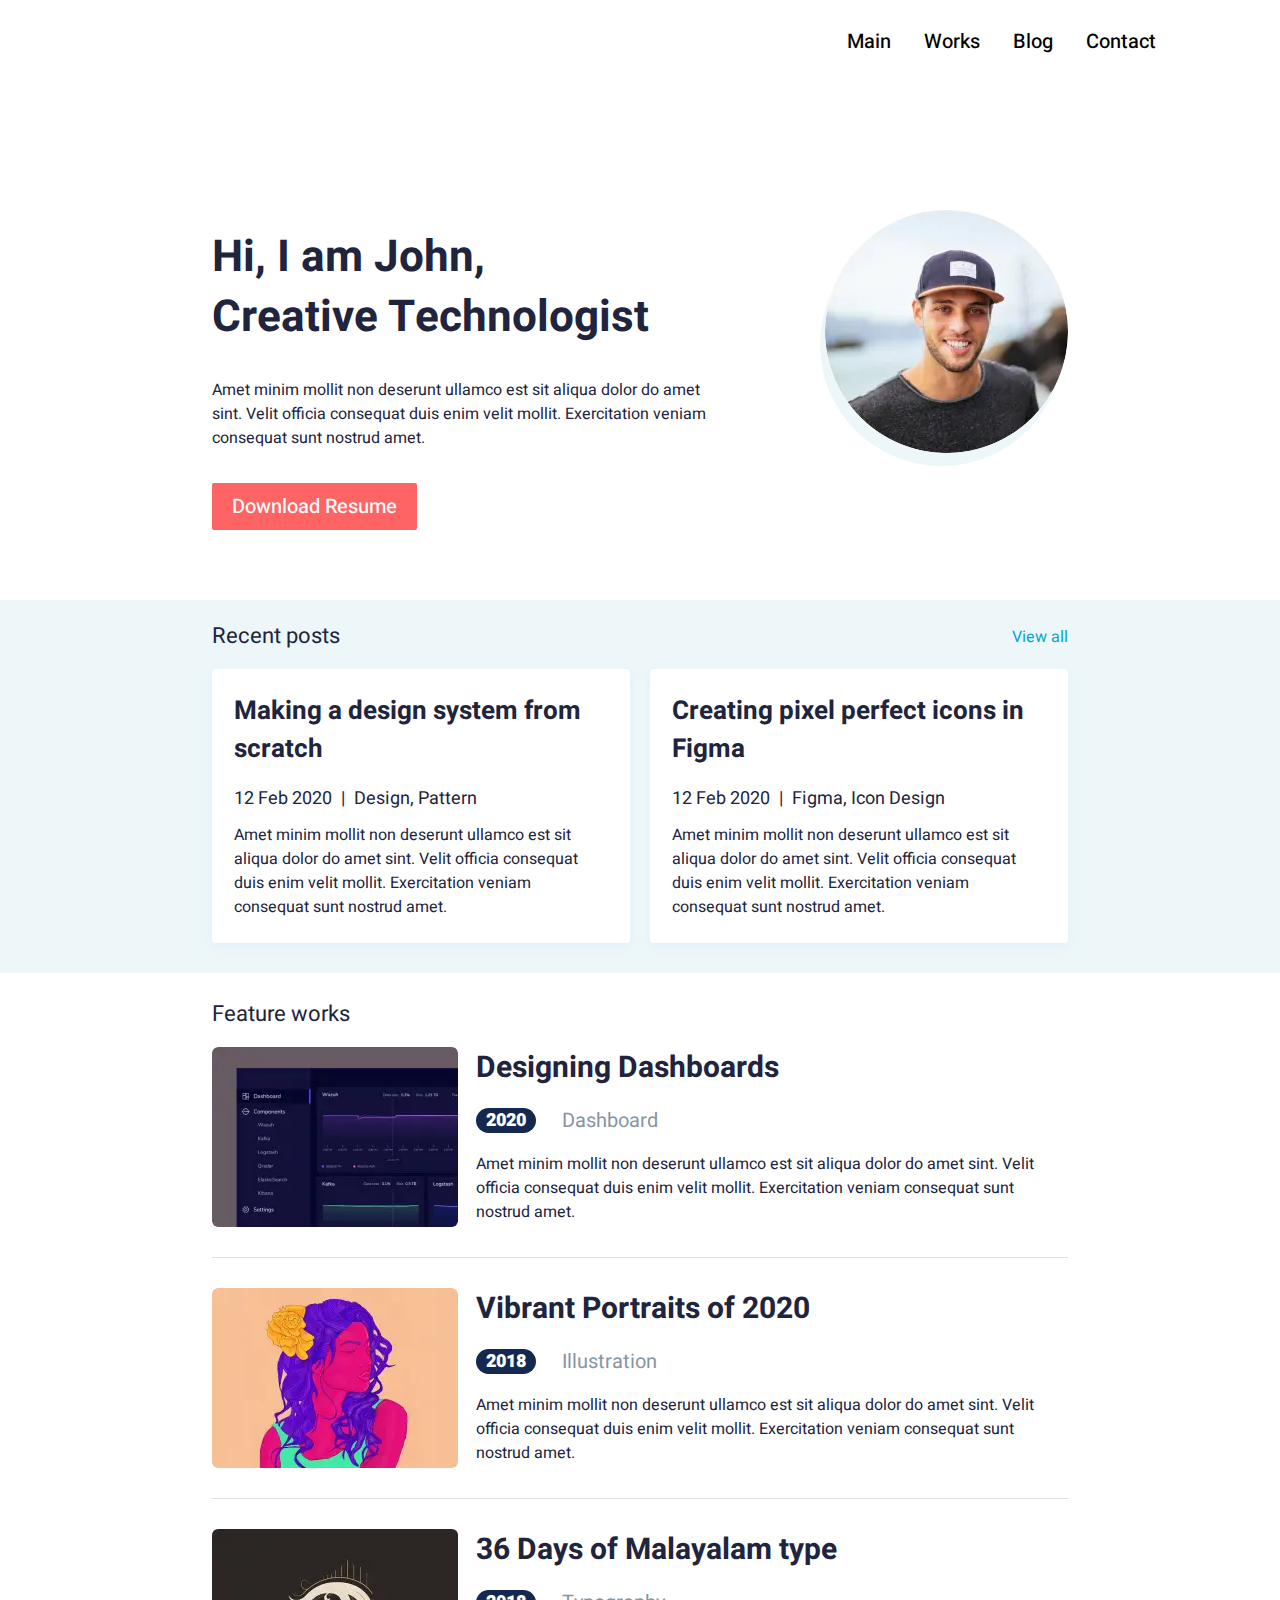
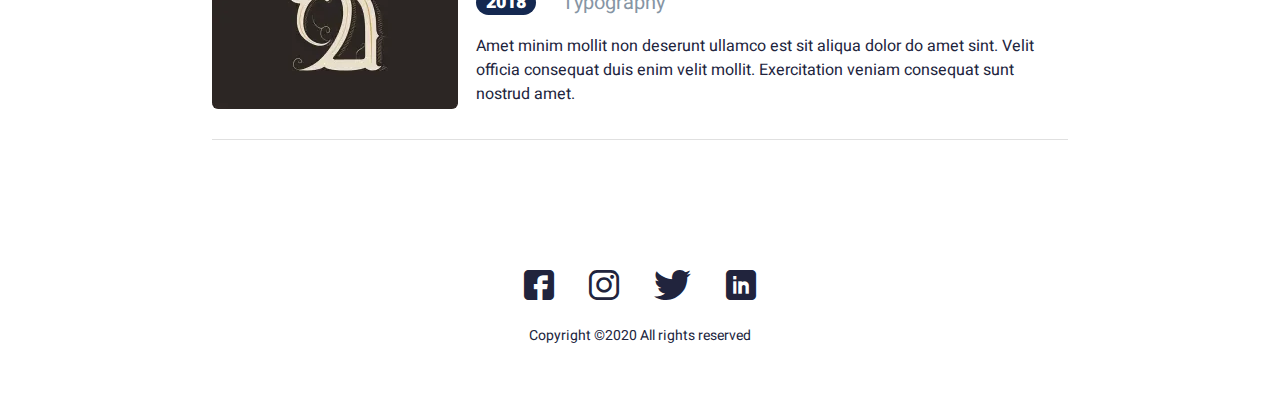
<file: index.html>
<!DOCTYPE html>
<html lang="ru">

<head>
	<title>HomePage</title>
	<meta charset="UTF-8">
	<meta name="format-detection" content="telephone=no">
	<!-- <style>body{opacity: 0;}</style> -->
	<link rel="stylesheet" href="css/style.min.css?_v=20220511031654">
	<!-- <meta name="robots" content="noindex, nofollow"> -->
	<meta name="viewport" content="width=device-width, initial-scale=1.0">
</head>

<body>
	<div class="wrapper">
		<header class="header">
			<div class="header__content">
				<div class="header__menu menu">
					<nav class="menu__body">
						<ul class="menu__list">
							<li class="menu__item"><a href="index.html" class="menu__link">Main</a></li>
							<li class="menu__item"><a href="works.html" class="menu__link">Works</a></li>
							<li class="menu__item"><a href="blog.html" class="menu__link">Blog</a></li>
							<li class="menu__item"><a href="" class="menu__link">Contact</a>
							</li>
						</ul>
					</nav>
					<button type="button" class="menu__icon icon-menu"><span></span></button>
				</div>
			</div>
		</header>
		<main class="page">
			<section class="hello">
				<div class="hello__container">
					<div class="hello__content">
						<h1 class="hello__title title">Hi, I am John,<br>Creative Technologist</h1>
						<div class="hello__text text">Amet minim mollit non deserunt ullamco est sit aliqua dolor do
							amet sint. Velit officia consequat duis enim velit mollit. Exercitation veniam consequat
							sunt nostrud amet.</div>
						<a href="" class="hello__btn btn">Download Resume</a>
					</div>
					<div class="hello__avatar">
						<picture><source srcset="img/avatar.webp" type="image/webp"><img src="img/avatar.jpg" alt="Avatar"></picture>
					</div>
				</div>
			</section>
			<section class="recent-posts">
				<div class="recent-posts__container">
					<div class="recent-posts__header">
						<div class="recent-posts__title title-posts">Recent posts</div>
						<a href="" class="recent-posts__viewall">View all</a>
					</div>
					<div class="recent-posts__items">
						<div class="recent-posts__column">
							<article class="recent-posts__item recent-post">
								<a href="" class="recent-post__title">Making a design system from scratch</a>
								<div class="recent-post__info">12 Feb 2020 <span>|</span> Design, Pattern</div>
								<div class="recent-post__text text">Amet minim mollit non deserunt ullamco est sit
									aliqua dolor do amet sint. Velit officia consequat duis enim velit mollit.
									Exercitation veniam consequat sunt nostrud amet.</div>
							</article>
						</div>
						<div class="recent-posts__column">
							<article class="recent-posts__item recent-post">
								<a href="" class="recent-post__title">Creating pixel perfect icons in Figma</a>
								<div class="recent-post__info">12 Feb 2020 <span>|</span> Figma, Icon Design</div>
								<div class="recent-post__text text">Amet minim mollit non deserunt ullamco est sit
									aliqua dolor do amet sint. Velit officia consequat duis enim velit mollit.
									Exercitation veniam consequat sunt nostrud amet.</div>
							</article>
						</div>
					</div>
				</div>
			</section>
			<section class="feature-works">
				<div class="feature-works__container">
					<div class="feature-works__title title-posts">Feature works</div>
					<div class="feature-works__items works">
						<article class="works__item">
							<a href="" class="works__image-ibg">
								<picture><source srcset="img/works/01.webp" type="image/webp"><img src="img/works/01.jpg" alt="Work #1"></picture>
							</a>
							<div class="works__body">
								<a href="" class="works__title">Designing Dashboards</a>
								<div class="works__info">
									<div class="works__year">2020</div>
									<div class="works__category">Dashboard</div>
								</div>
								<div class="works__text text">Amet minim mollit non deserunt ullamco est sit aliqua
									dolor do amet sint. Velit officia consequat duis enim velit mollit. Exercitation
									veniam consequat sunt nostrud amet.</div>
							</div>
						</article>
						<article class="works__item">
							<a href="" class="works__image-ibg">
								<picture><source srcset="img/works/02.webp" type="image/webp"><img src="img/works/02.jpg" alt="Work #2"></picture>
							</a>
							<div class="works__body">
								<a href="" class="works__title">Vibrant Portraits of 2020</a>
								<div class="works__info">
									<div class="works__year">2018</div>
									<div class="works__category">Illustration</div>
								</div>
								<div class="works__text text">Amet minim mollit non deserunt ullamco est sit aliqua
									dolor do amet sint. Velit officia consequat duis enim velit mollit. Exercitation
									veniam consequat sunt nostrud amet.</div>
							</div>
						</article>
						<article class="works__item">
							<a href="" class="works__image-ibg">
								<picture><source srcset="img/works/03.webp" type="image/webp"><img src="img/works/03.jpg" alt="Work #3"></picture>
							</a>
							<div class="works__body">
								<a href="" class="works__title">36 Days of Malayalam type</a>
								<div class="works__info">
									<div class="works__year">2018</div>
									<div class="works__category">Typography</div>
								</div>
								<div class="works__text text">Amet minim mollit non deserunt ullamco est sit aliqua
									dolor do amet sint. Velit officia consequat duis enim velit mollit. Exercitation
									veniam consequat sunt nostrud amet.</div>
							</div>
						</article>
					</div>
				</div>
			</section>
		</main>
		<footer class="footer">
			<div class="footer__container">
				<div class="footer__social social">
					<a href="" class="social_item _icon-fb"></a>
					<a href="" class="social_item _icon-insta"></a>
					<a href="" class="social_item _icon-twitter"></a>
					<a href="" class="social_item _icon-linkedin"></a>
				</div>
				<div class="footer__copy">Copyright ©2020 All rights reserved</div>
			</div>
		</footer>
	</div>
	<script src="js/app.min.js?_v=20220511031654"></script>
</body>

</html>
</file>
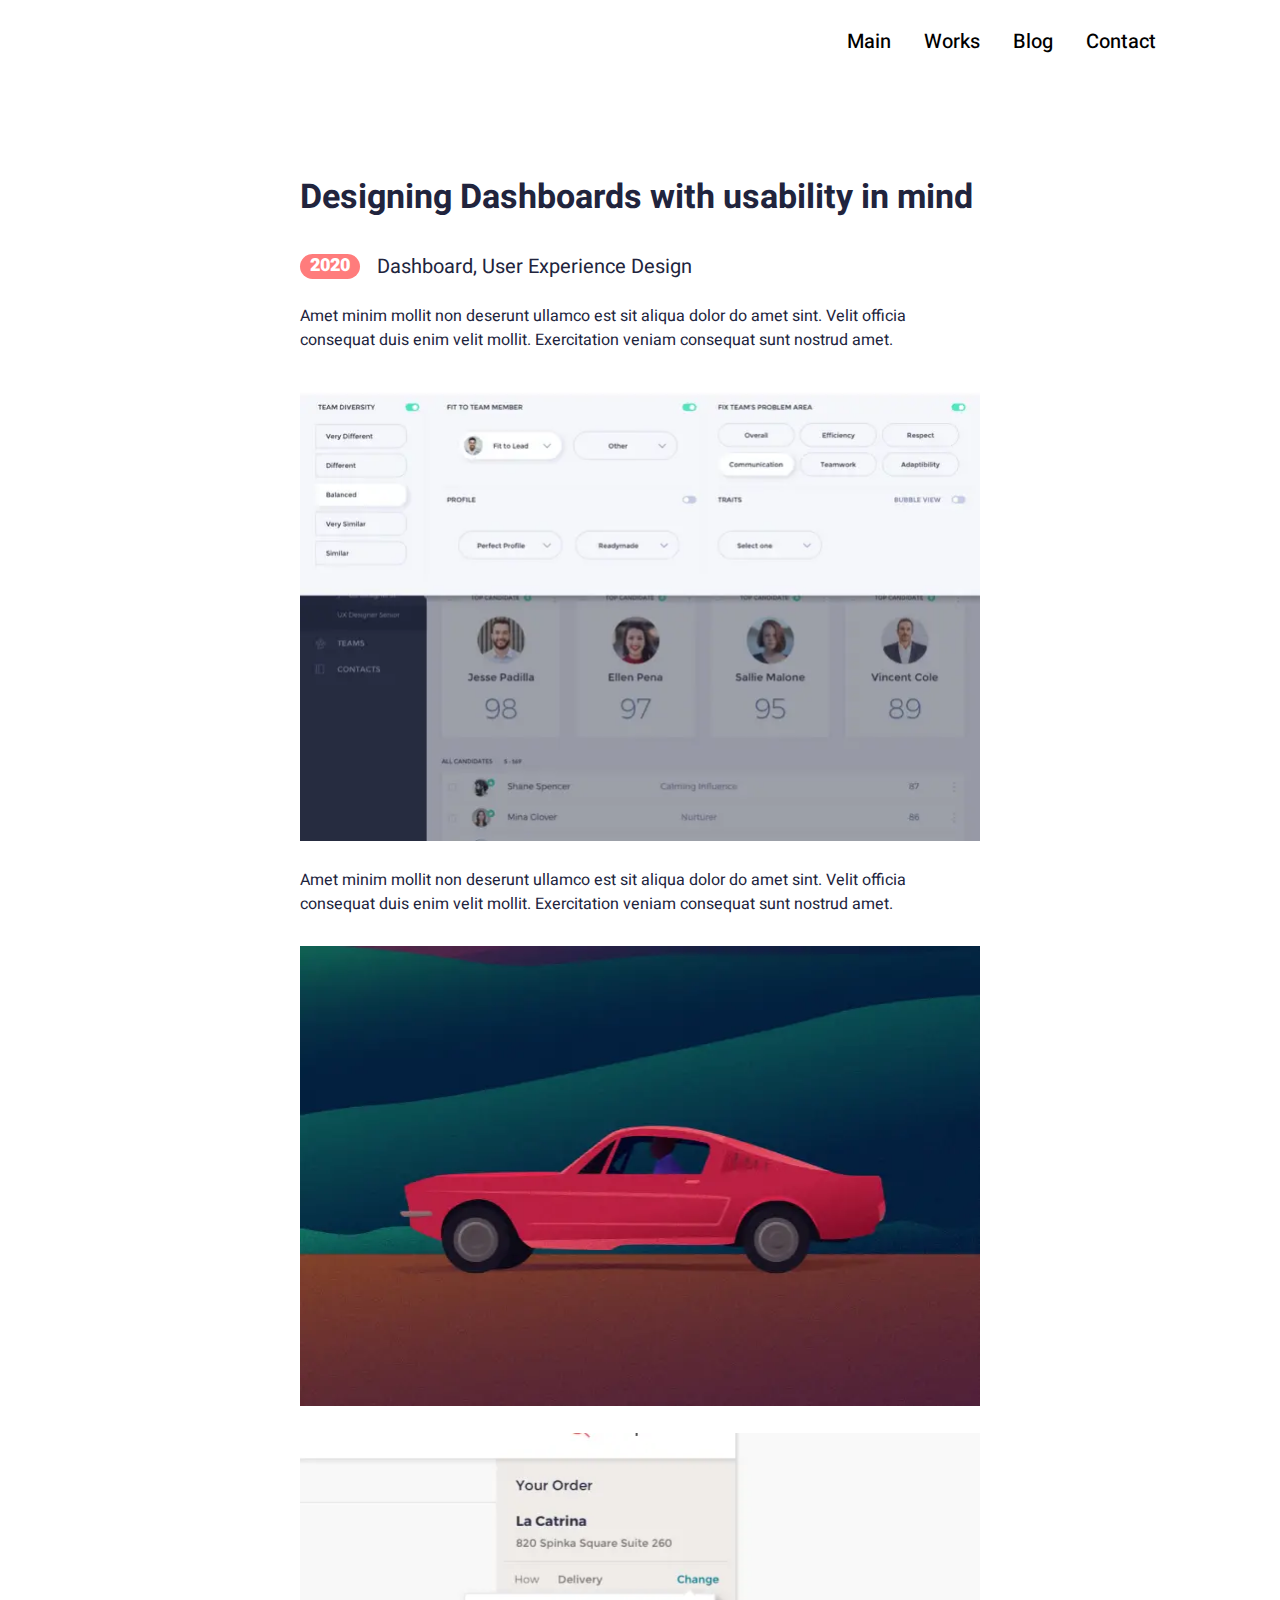
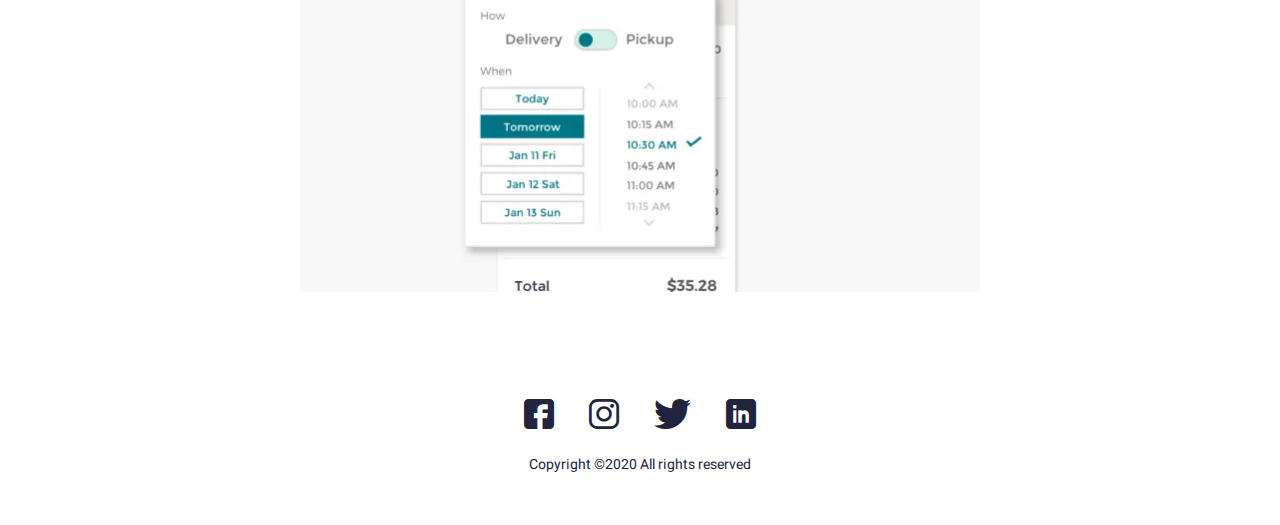
<file: article.html>
<!DOCTYPE html>
<html lang="ru">

<head>
	<title>Article</title>
	<meta charset="UTF-8">
	<meta name="format-detection" content="telephone=no">
	<!-- <style>body{opacity: 0;}</style> -->
	<link rel="stylesheet" href="css/style.min.css?_v=20220511031654">
	<!-- <meta name="robots" content="noindex, nofollow"> -->
	<meta name="viewport" content="width=device-width, initial-scale=1.0">
</head>

<body>
	<div class="wrapper">
		<header class="header">
			<div class="header__content">
				<div class="header__menu menu">
					<nav class="menu__body">
						<ul class="menu__list">
							<li class="menu__item"><a href="index.html" class="menu__link">Main</a></li>
							<li class="menu__item"><a href="works.html" class="menu__link">Works</a></li>
							<li class="menu__item"><a href="blog.html" class="menu__link">Blog</a></li>
							<li class="menu__item"><a href="" class="menu__link">Contact</a>
							</li>
						</ul>
					</nav>
					<button type="button" class="menu__icon icon-menu"><span></span></button>
				</div>
			</div>
		</header>
		<main class="page">
			<div class="article">
				<h1 class="article__title">Designing Dashboards with usability in mind</h1>
				<div class="article__info">
					<div class="article__year">2020</div>
					<div class="article__category">Dashboard, User Experience Design</div>
				</div>
				<div class="article__text">
					<p>Amet minim mollit non deserunt ullamco est sit aliqua dolor do amet
						sint. Velit officia consequat duis enim velit mollit. Exercitation veniam consequat sunt nostrud
						amet.
					</p>
					<picture><source srcset="img/article/01.webp" type="image/webp"><img src="img/article/01.jpg" alt="car"></picture>
					<p>Amet minim mollit non deserunt ullamco est sit aliqua dolor do amet
						sint. Velit officia consequat duis enim velit mollit. Exercitation veniam consequat sunt nostrud
						amet.
					</p>
					<picture><source srcset="img/article/02.webp" type="image/webp"><img src="img/article/02.jpg" alt="car"></picture>
					<picture><source srcset="img/article/03.webp" type="image/webp"><img src="img/article/03.jpg" alt="car"></picture>

				</div>
			</div>
		</main>
		<footer class="footer">
			<div class="footer__container">
				<div class="footer__social social">
					<a href="" class="social_item _icon-fb"></a>
					<a href="" class="social_item _icon-insta"></a>
					<a href="" class="social_item _icon-twitter"></a>
					<a href="" class="social_item _icon-linkedin"></a>
				</div>
				<div class="footer__copy">Copyright ©2020 All rights reserved</div>
			</div>
		</footer>
	</div>
	<script src="js/app.min.js?_v=20220511031654"></script>
</body>

</html>
</file>
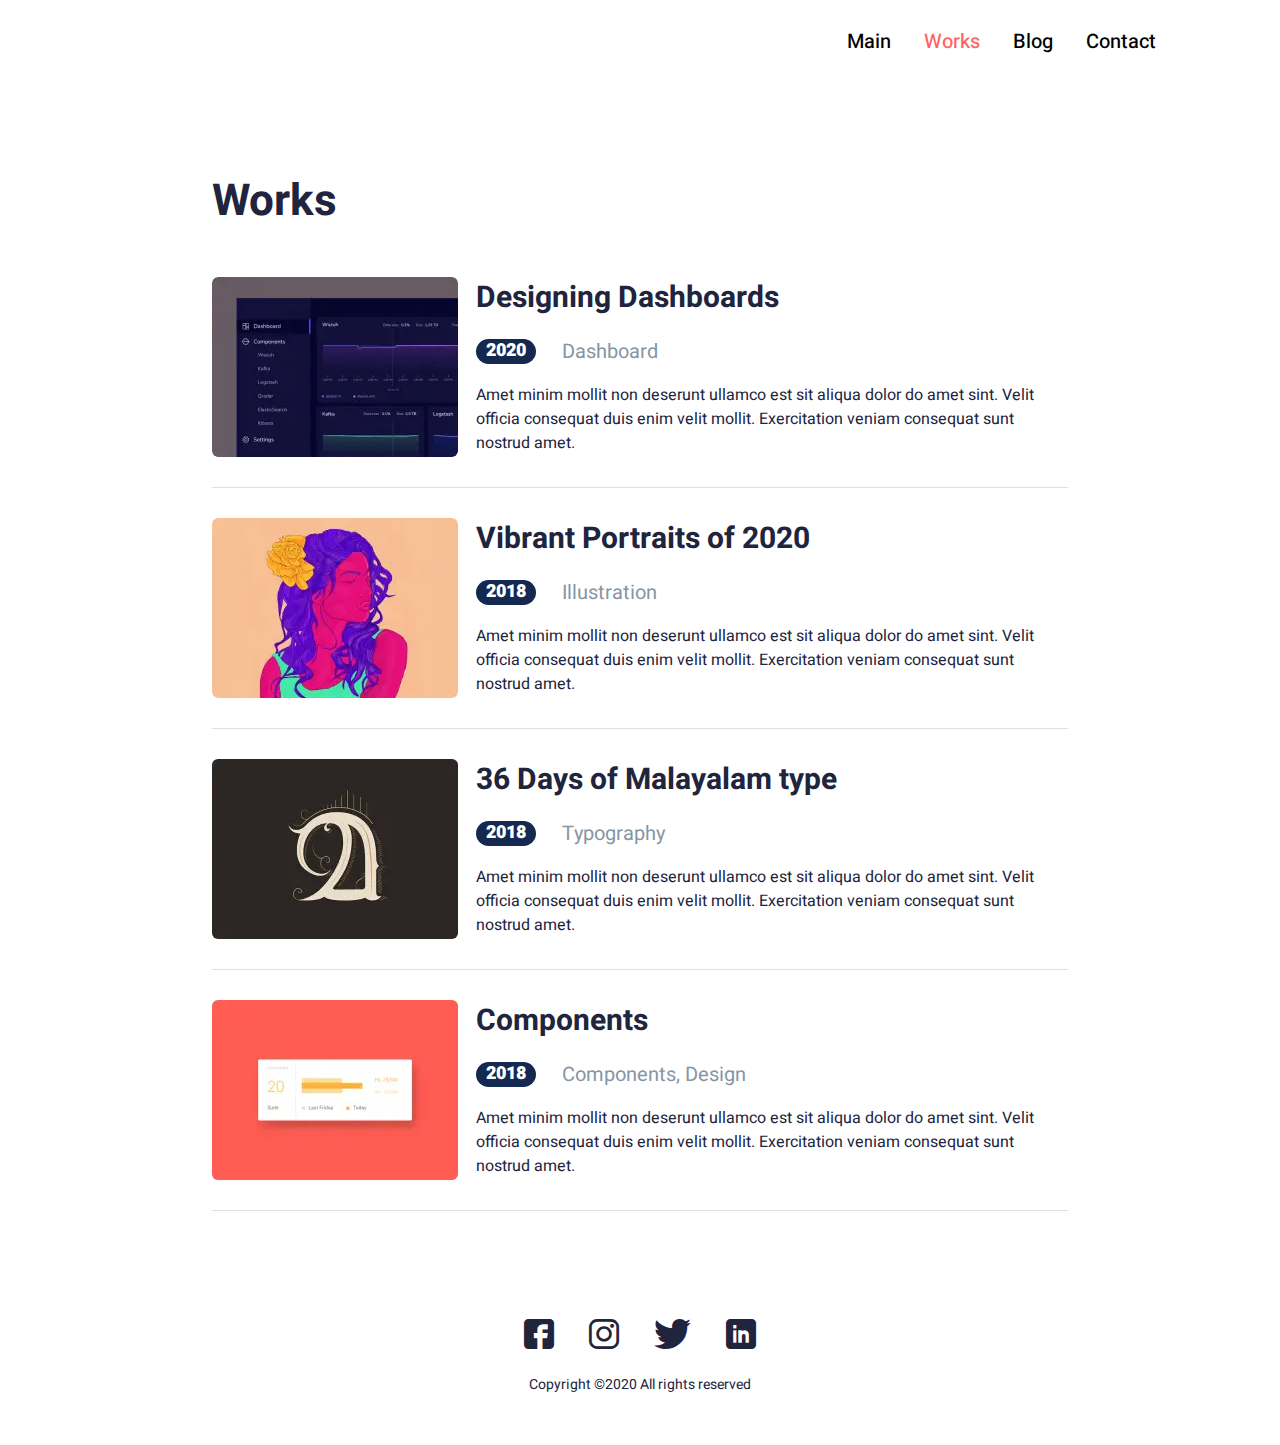
<file: works.html>
<!DOCTYPE html>
<html lang="ru">

<head>
	<title>Works</title>
	<meta charset="UTF-8">
	<meta name="format-detection" content="telephone=no">
	<!-- <style>body{opacity: 0;}</style> -->
	<link rel="stylesheet" href="css/style.min.css?_v=20220511031654">
	<!-- <meta name="robots" content="noindex, nofollow"> -->
	<meta name="viewport" content="width=device-width, initial-scale=1.0">
</head>

<body>
	<div class="wrapper">
		<header class="header">
			<div class="header__content">
				<div class="header__menu menu">
					<nav class="menu__body">
						<ul class="menu__list">
							<li class="menu__item"><a href="index.html" class="menu__link">Main</a></li>
							<li class="menu__item"><a href="works.html" class="menu__link _active">Works</a></li>
							<li class="menu__item"><a href="blog.html" class="menu__link">Blog</a></li>
							<li class="menu__item"><a href="" class="menu__link">Contact</a>
							</li>
						</ul>
					</nav>
					<button type="button" class="menu__icon icon-menu"><span></span></button>
				</div>
			</div>
		</header>
		<main class="page">
			<div class="page__container works">
				<h1 class="works__main-title title">Works</h1>
				<div class="works__items">
					<article class="works__item">
						<a href="" class="works__image-ibg">
							<picture><source srcset="img/works/01.webp" type="image/webp"><img src="img/works/01.jpg" alt="Work #1"></picture>
						</a>
						<div class="works__body">
							<a href="article.html" class="works__title">Designing Dashboards</a>
							<div class="works__info">
								<div class="works__year">2020</div>
								<div class="works__category">Dashboard</div>
							</div>
							<div class="works__text text">Amet minim mollit non deserunt ullamco est sit aliqua
								dolor do amet sint. Velit officia consequat duis enim velit mollit. Exercitation
								veniam consequat sunt nostrud amet.</div>
						</div>
					</article>
					<article class="works__item">
						<a href="" class="works__image-ibg">
							<picture><source srcset="img/works/02.webp" type="image/webp"><img src="img/works/02.jpg" alt="Work #2"></picture>
						</a>
						<div class="works__body">
							<a href="" class="works__title">Vibrant Portraits of 2020</a>
							<div class="works__info">
								<div class="works__year">2018</div>
								<div class="works__category">Illustration</div>
							</div>
							<div class="works__text text">Amet minim mollit non deserunt ullamco est sit aliqua
								dolor do amet sint. Velit officia consequat duis enim velit mollit. Exercitation
								veniam consequat sunt nostrud amet.</div>
						</div>
					</article>
					<article class="works__item">
						<a href="" class="works__image-ibg">
							<picture><source srcset="img/works/03.webp" type="image/webp"><img src="img/works/03.jpg" alt="Work #3"></picture>
						</a>
						<div class="works__body">
							<a href="" class="works__title">36 Days of Malayalam type</a>
							<div class="works__info">
								<div class="works__year">2018</div>
								<div class="works__category">Typography</div>
							</div>
							<div class="works__text text">Amet minim mollit non deserunt ullamco est sit aliqua
								dolor do amet sint. Velit officia consequat duis enim velit mollit. Exercitation
								veniam consequat sunt nostrud amet.</div>
						</div>
					</article>
					<article class="works__item">
						<a href="" class="works__image-ibg">
							<picture><source srcset="img/works/04.webp" type="image/webp"><img src="img/works/04.jpg" alt="Work #4"></picture>
						</a>
						<div class="works__body">
							<a href="" class="works__title">Components</a>
							<div class="works__info">
								<div class="works__year">2018</div>
								<div class="works__category">Components, Design</div>
							</div>
							<div class="works__text text">Amet minim mollit non deserunt ullamco est sit aliqua
								dolor do amet sint. Velit officia consequat duis enim velit mollit. Exercitation
								veniam consequat sunt nostrud amet.</div>
						</div>
					</article>
				</div>
			</div>
		</main>
		<footer class="footer">
			<div class="footer__container">
				<div class="footer__social social">
					<a href="" class="social_item _icon-fb"></a>
					<a href="" class="social_item _icon-insta"></a>
					<a href="" class="social_item _icon-twitter"></a>
					<a href="" class="social_item _icon-linkedin"></a>
				</div>
				<div class="footer__copy">Copyright ©2020 All rights reserved</div>
			</div>
		</footer>
	</div>
	<script src="js/app.min.js?_v=20220511031654"></script>
</body>

</html>
</file>
<file: css/style.min.css>
@charset "UTF-8";@import url(https://fonts.googleapis.com/css?family=Heebo:regular,500,700,900&display=swap);@font-face{font-family:icons;font-display:swap;src:url(../fonts/icons.woff2) format("woff2"),url(../fonts/icons.woff) format("woff");font-weight:400;font-style:normal}[class*=_icon-]:before{font-family:icons;font-style:normal;font-weight:400;font-variant:normal;text-transform:none;line-height:1;-webkit-font-smoothing:antialiased;-moz-osx-font-smoothing:grayscale}[class*=_icon-]:before{display:block}._icon-fb:before{content:"\e900"}._icon-insta:before{content:"\e901"}._icon-linkedin:before{content:"\e902"}._icon-twitter:before{content:"\e903"}*{padding:0;margin:0;border:0}*,:after,:before{-webkit-box-sizing:border-box;box-sizing:border-box}body,html{height:100%;min-width:320px}body{color:#21243d;line-height:1;font-family:Heebo;font-size:1rem;-ms-text-size-adjust:100%;-moz-text-size-adjust:100%;-webkit-text-size-adjust:100%;-webkit-font-smoothing:antialiased;-moz-osx-font-smoothing:grayscale}button,input,textarea{font-family:Heebo;font-size:inherit}button{cursor:pointer;color:inherit;background-color:inherit}a{color:inherit}a:link,a:visited{text-decoration:none}a:hover{text-decoration:none}ul li{list-style:none}img{vertical-align:top}h1,h2,h3,h4,h5,h6{font-weight:inherit;font-size:inherit}.lock body{overflow:hidden;-ms-touch-action:none;touch-action:none}.wrapper{width:100%;min-height:100%;display:-webkit-box;display:-ms-flexbox;display:flex;-webkit-box-orient:vertical;-webkit-box-direction:normal;-ms-flex-direction:column;flex-direction:column;overflow:hidden}.wrapper>main{-webkit-box-flex:1;-ms-flex:1 1 auto;flex:1 1 auto}.wrapper>*{min-width:0}.page{padding:90px 0 0 0}.social{display:-webkit-box;display:-ms-flexbox;display:flex;-webkit-box-pack:center;-ms-flex-pack:center;justify-content:center;-webkit-box-align:center;-ms-flex-align:center;align-items:center}.social_item{font-size:30px;color:inherit;-webkit-transition:color .3s ease 0s;-o-transition:color .3s ease 0s;transition:color .3s ease 0s}.social_item:not(:last-child){margin:0 35px 0 0}.social_item:hover{color:#ff6464}[class*=__container]{max-width:53.5rem;-webkit-box-sizing:content-box;box-sizing:content-box;margin:0 auto;padding:0 .9375rem}.btn{display:-webkit-inline-box;display:-ms-inline-flexbox;display:inline-flex;-webkit-box-align:center;-ms-flex-align:center;align-items:center;-webkit-box-pack:center;-ms-flex-pack:center;justify-content:center;text-align:center;font-weight:500;font-size:20px;line-height:145%;color:#fff;height:47px;padding:0 20px;background-color:#ff6464;border-radius:2px;-webkit-transition:background-color .3s ease 0s;-o-transition:background-color .3s ease 0s;transition:background-color .3s ease 0s}.btn._fw{width:100%}[class*=-ibg]{position:relative}[class*=-ibg] img{position:absolute;width:100%;height:100%;top:0;left:0;-o-object-fit:cover;object-fit:cover}[class*=-ibg_contain] img{-o-object-fit:contain;object-fit:contain}.title{font-weight:700;font-size:44px;line-height:136%}.article__text p,.text{font-weight:400;line-height:150%}.title-posts{font-size:22px}.header{position:relative;z-index:100}.header__content{max-width:1052px;padding:0 10px;margin:0 auto}.header__menu{height:82px;-webkit-box-align:center;-ms-flex-align:center;align-items:center;display:-webkit-box;display:-ms-flexbox;display:flex;-webkit-box-pack:end;-ms-flex-pack:end;justify-content:flex-end;padding:10px 0}.menu__list li{margin:0 0 10px 0}.menu__list li:last-child{margin:0}.menu__link{font-weight:500;font-size:20px;line-height:145%;color:#000;-webkit-transition:all .3s ease 0s;-o-transition:all .3s ease 0s;transition:all .3s ease 0s}.menu__link._active{color:#ff6464}.menu__link:hover{color:#ff6464}.menu-open .menu__body{-webkit-transform:translate(0,0);-ms-transform:translate(0,0);transform:translate(0,0)}.icon-menu{display:none}.footer{text-align:center;padding:50px 0}.footer__social{margin:0 0 25px 0}.footer__copy{font-size:14px;line-height:150%}.works__items{padding-bottom:58px}.works__main-title{margin-bottom:45px}.works__item{padding:0 0 30px 0;margin:0 0 30px 0;border-bottom:1px solid #e0e0e0}.works__item:last-child{margin:0}.works__image-ibg{-webkit-box-flex:0;-ms-flex:0 0 246px;flex:0 0 246px;display:block;border-radius:6px;min-height:180px;overflow:hidden}.works__body{-webkit-box-flex:1;-ms-flex:1 1 auto;flex:1 1 auto}.works__title{display:inline-block;font-weight:700;font-size:30px;line-height:146%;margin:0 0 16px 0;-webkit-transition:color .3s ease 0s;-o-transition:color .3s ease 0s;transition:color .3s ease 0s}.works__title:hover{color:#ff6464}.works__info{display:-webkit-box;display:-ms-flexbox;display:flex;-webkit-box-align:center;-ms-flex-align:center;align-items:center;margin:0 0 17px 0}.works__year{display:-webkit-inline-box;display:-ms-inline-flexbox;display:inline-flex;height:25px;-webkit-box-pack:center;-ms-flex-pack:center;justify-content:center;-webkit-box-align:center;-ms-flex-align:center;align-items:center;font-weight:900;font-size:18px;color:#fff;background-color:#142850;border-radius:16px;padding:0 10px}.works__category{font-size:20px;line-height:145%;color:#8695a4;margin:0 0 0 26px}.blog{padding-bottom:53px}.blog__title{margin:0 0 55px 0}.blog__item{border-bottom:1px solid #e0e0e0;padding:0 0 30px 0;margin:0 0 30px 0}.blog__item:last-child{margin-bottom:0}.blog__label{display:inline-block;font-weight:500;font-size:30px;line-height:146%;margin:0 0 16px 0;-webkit-transition:color .3s ease 0s;-o-transition:color .3s ease 0s;transition:color .3s ease 0s}.blog__label:hover{color:#ff6464}.blog__info{display:-webkit-box;display:-ms-flexbox;display:flex;-webkit-box-align:center;-ms-flex-align:center;align-items:center;margin:0 0 15px 0}.blog__date{font-size:20px;line-height:145%}.blog__separator{margin:0 20px;max-height:21px}.blog__category{font-size:20px;line-height:145%;color:#8695a4}.article{max-width:700px;padding:0 10px 30px 10px;margin:0 auto}.article__title{font-weight:700;font-size:34px;line-height:147%;margin:0 0 30px 0}.article__info{display:-webkit-box;display:-ms-flexbox;display:flex;-webkit-box-align:center;-ms-flex-align:center;align-items:center;margin:0 0 23px 0}.article__year{display:-webkit-inline-box;display:-ms-inline-flexbox;display:inline-flex;-webkit-box-pack:center;-ms-flex-pack:center;justify-content:center;-webkit-box-align:center;-ms-flex-align:center;align-items:center;font-weight:900;font-size:18px;color:#fff;background:#ff7c7c;border-radius:16px;height:25px;padding:0 10px}.article__category{font-size:20px;line-height:145%;margin:0 0 0 17px}.article__text p{margin:0 0 30px 0}.article__text img{max-width:100%;margin:0 0 27px 0}.hello{padding:38px 0 70px 0}.hello__container{display:-webkit-box;display:-ms-flexbox;display:flex}.hello__content{-webkit-box-flex:1;-ms-flex:1 1 auto;flex:1 1 auto;-webkit-box-align:start;-ms-flex-align:start;align-items:flex-start;padding:18px 106px 0 0}.hello__title{margin:0 0 30px 0}.hello__text{margin:0 0 33px 0}.hello__avatar{-webkit-box-flex:0;-ms-flex:0 0 243px;flex:0 0 243px;height:243px;position:relative}.hello__avatar img{max-width:100%;border-radius:50%;-webkit-box-shadow:-5px 13px 0 0 #edf7fa;box-shadow:-5px 13px 0 0 #edf7fa}.recent-posts{background-color:#edf7fa;padding:25px 0 13px 0}.recent-posts__header{display:-webkit-box;display:-ms-flexbox;display:flex;margin:0 0 20px 0}.recent-posts__title{-webkit-box-flex:1;-ms-flex:1 1 auto;flex:1 1 auto;padding:0 20px 0 0}.recent-posts__viewall{-webkit-box-flex:0;-ms-flex:0 0 auto;flex:0 0 auto;line-height:24px;color:#00a8cc;-webkit-transition:color .3s ease 0s;-o-transition:color .3s ease 0s;transition:color .3s ease 0s}.recent-posts__viewall:hover{color:#0e677a;text-decoration:underline}.recent-posts__items{margin:0 -10px}.recent-posts__column{-webkit-box-flex:0;-ms-flex:0 1 50%;flex:0 1 50%;padding:0 10px;margin:0 0 17px 0}.recent-post{height:100%;background-color:#fff;-webkit-box-shadow:0 4px 10px rgba(187,225,250,.25);box-shadow:0 4px 10px rgba(187,225,250,.25);border-radius:4px;padding:24px 22px}.recent-post__title{display:inline-block;margin-bottom:17px;font-weight:700;font-size:26px;line-height:146%;-webkit-transition:color .3s ease 0s;-o-transition:color .3s ease 0s;transition:color .3s ease 0s}.recent-post__title:hover{color:#0e677a}.recent-post__info{font-weight:400;font-size:18px;line-height:144%;margin:0 0 11px 0}.recent-post__info span{margin:0 5px}.feature-works{padding:30px 0 80px 0}.feature-works__title{margin:0 0 22px 0}@media (min-width:47.99875em){.menu__list{display:-webkit-box;display:-ms-flexbox;display:flex}.menu__list li{margin:0 33px 0 0}.works__item{display:-webkit-box;display:-ms-flexbox;display:flex;-webkit-box-align:start;-ms-flex-align:start;align-items:flex-start}.works__body{padding:0 0 0 18px}.recent-posts__items{display:-webkit-box;display:-ms-flexbox;display:flex}}@media (max-width:55.375em){.hello{padding:0 0 70px 0}.hello__content{padding:0 50px 0 0}}@media (max-width:47.99875em){.page{padding:30px 0 0 0}.title{font-size:32px}.title-posts{text-align:center;font-size:18px}.header__menu{height:50px}.menu__body{-webkit-transform:translate(0,-100%);-ms-transform:translate(0,-100%);transform:translate(0,-100%);position:fixed;width:100%;height:100%;top:0;left:0;overflow:auto;padding:60px 10px 30px 10px;background-color:rgba(255,255,255,.9);-webkit-transition:all .3s ease 0s;-o-transition:all .3s ease 0s;transition:all .3s ease 0s}.menu__link{font-size:35px;display:block;text-align:center}.icon-menu{display:block;position:relative;width:1.875rem;height:1.125rem;cursor:pointer;z-index:5}.icon-menu span,.icon-menu::after,.icon-menu::before{content:"";-webkit-transition:all .3s ease 0s;-o-transition:all .3s ease 0s;transition:all .3s ease 0s;right:0;position:absolute;width:100%;height:.125rem;background-color:#000}.icon-menu::before{top:0}.icon-menu::after{bottom:0}.icon-menu span{top:calc(50% - .0625rem)}.menu-open .icon-menu span{width:0}.menu-open .icon-menu::before{top:calc(50% - .0625rem);-webkit-transform:rotate(-45deg);-ms-transform:rotate(-45deg);transform:rotate(-45deg)}.menu-open .icon-menu::after{bottom:calc(50% - .0625rem);-webkit-transform:rotate(45deg);-ms-transform:rotate(45deg);transform:rotate(45deg)}.footer{padding:30px 0}.works__main-title{margin-bottom:23px}.works__image-ibg{padding:0 0 60% 0;margin:0 0 17px 0}.works__title{font-size:24px}.works__year{font-size:16px}.works__category{font-size:16px}.blog__title{margin:0 0 18px 0}.blog__item{padding:0 0 24px 0;margin:0 0 24px 0}.blog__label{font-size:26px}.blog__date{font-size:16px}.blog__category{font-size:16px}.article__title{font-size:30px}.article__info{-webkit-box-align:start;-ms-flex-align:start;align-items:flex-start}.article__category{font-size:18px}.hello{padding:0 0 60px 0}.hello__container{-webkit-box-orient:vertical;-webkit-box-direction:reverse;-ms-flex-direction:column-reverse;flex-direction:column-reverse;text-align:center;-webkit-box-align:center;-ms-flex-align:center;align-items:center}.hello__content{padding:0}.hello__title{margin:0 0 20px 0}.hello__text{margin:0 0 25px 0;padding:0 15px}.hello__avatar{margin:0 0 40px 0;-webkit-box-flex:0;-ms-flex:0 0 170px;flex:0 0 170px;width:170px}.recent-posts{padding:0 0 23px 0}.recent-posts__viewall{display:none}.recent-post__title{font-size:22px;margin-bottom:12px}.recent-post__info{font-size:16px;margin:0 0 19px 0}.feature-works{padding:0 0 30px 0}.feature-works__items{display:-webkit-box;display:-ms-flexbox;display:flex;overflow:auto}.feature-works__items .works__item{-webkit-box-flex:0;-ms-flex:0 0 90%;flex:0 0 90%;margin:0 15px 0 0}}@media (any-hover:hover){.btn:hover{background-color:#eb3d3d}}
</file>
